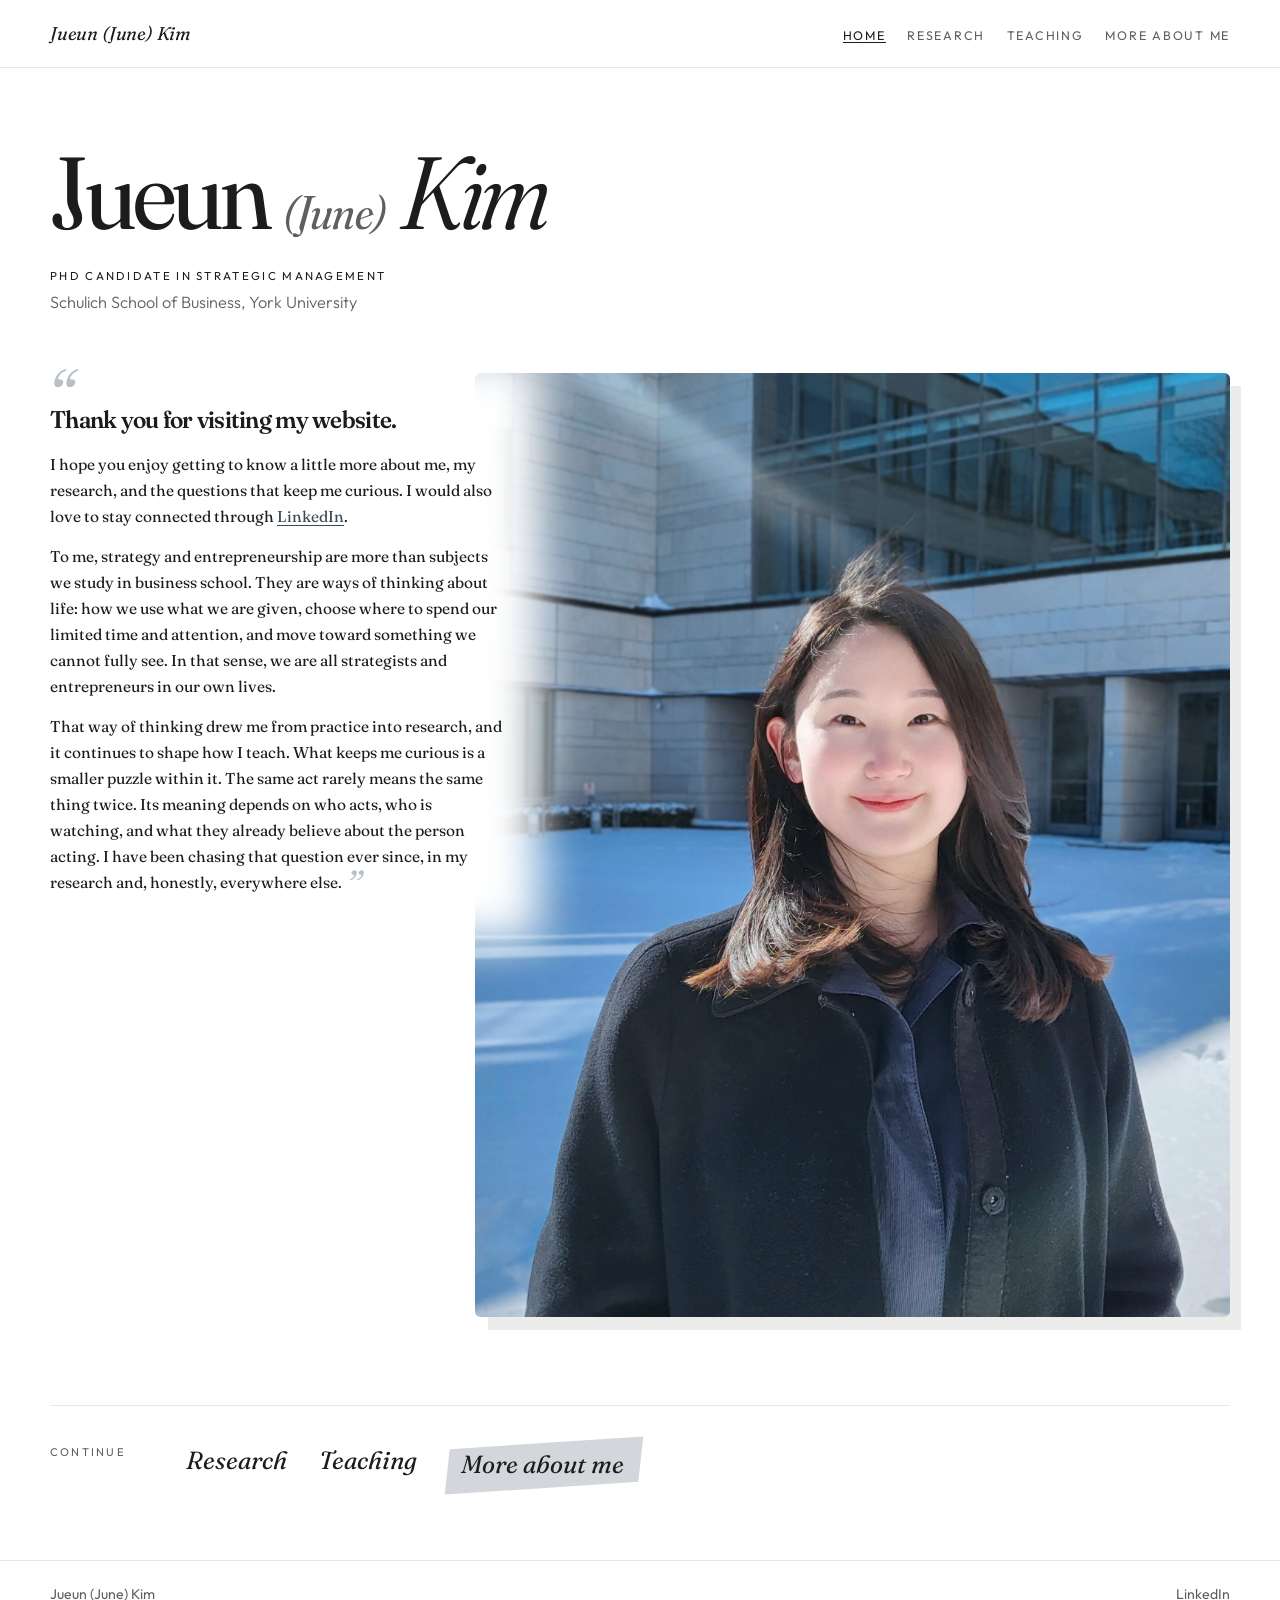
<file: index.html>
<!DOCTYPE html>
<html lang="en">
<head>
  <meta charset="utf-8">
  <meta name="viewport" content="width=device-width, initial-scale=1">
  <title>Jueun (June) Kim | PhD Candidate in Strategic Management</title>
  <meta name="description" content="Jueun (June) Kim is a PhD Candidate in Strategic Management at the Schulich School of Business, York University.">
  <meta name="theme-color" content="#ffffff">
  <link rel="icon" href="favicon.svg" type="image/svg+xml">
  <link rel="preconnect" href="https://fonts.googleapis.com">
  <link rel="preconnect" href="https://fonts.gstatic.com" crossorigin>
  <link href="https://fonts.googleapis.com/css2?family=Fraunces:ital,opsz,wght@0,9..144,350;0,9..144,400;0,9..144,500;0,9..144,600;1,9..144,350;1,9..144,400&family=Outfit:wght@300;400;500&display=swap" rel="stylesheet">
  <link rel="stylesheet" href="css/styles.css">
</head>
<body>
  <a class="skip-link" href="#content">Skip to content</a>

  <header class="site-header">
    <div class="wrap">
      <a class="wordmark" href="index.html">Jueun (June) Kim</a>
      <nav class="site-nav" aria-label="Primary">
        <ul>
          <li><a href="index.html" aria-current="page">Home</a></li>
          <li><a href="research.html">Research</a></li>
          <li><a href="teaching.html">Teaching</a></li>
          <li><a href="about.html">More about me</a></li>
        </ul>
      </nav>
    </div>
  </header>

  <main id="content">
    <div class="wrap">
      <section class="masthead">
        <h1>Jueun <span class="nickname">(June)</span> <span class="family">Kim</span></h1>
        <p class="role">PhD Candidate in Strategic Management</p>
        <p class="affiliation">Schulich School of Business, York University</p>
      </section>

      <section class="editorial" aria-label="Introduction">
        <blockquote class="intro">
          <p class="greeting"><span class="qmark" aria-hidden="true">&ldquo;</span>Thank you for visiting my website.</p>
          <div class="intro-body">
            <p>I hope you enjoy getting to know a little more about me, my research, and the questions that keep me curious. I would also love to stay connected through <a href="https://www.linkedin.com/in/jueun-k-42687a10b">LinkedIn</a>.</p>
            <p>To me, strategy and entrepreneurship are more than subjects we study in business school. They are ways of thinking about life: how we use what we are given, choose where to spend our limited time and attention, and move toward something we cannot fully see. In that sense, we are all strategists and entrepreneurs in our own lives.</p>
            <p>That way of thinking drew me from practice into research, and it continues to shape how I teach. What keeps me curious is a smaller puzzle within it. The same act rarely means the same thing twice. Its meaning depends on who acts, who is watching, and what they already believe about the person acting. I have been chasing that question ever since, in my research and, honestly, everywhere else.<span class="qmark-end" aria-hidden="true">&rdquo;</span></p>
          </div>
        </blockquote>

        <figure class="portrait">
          <div class="portrait-mat" aria-hidden="true"></div>
          <img
            src="images/portrait.jpg"
            alt="Jueun (June) Kim"
            width="2560"
            height="2560"
          >
        </figure>
      </section>

      <nav class="continue" aria-label="Explore the site">
        <p class="continue-label">Continue</p>
        <ul>
          <li><a href="research.html">Research</a></li>
          <li><a href="teaching.html">Teaching</a></li>
          <li class="continue-featured"><a href="about.html">More about me</a></li>
        </ul>
      </nav>
    </div>
  </main>

  <footer class="site-footer">
    <div class="wrap">
      <p>Jueun (June) Kim</p>
      <p><a href="https://www.linkedin.com/in/jueun-k-42687a10b">LinkedIn</a></p>
    </div>
  </footer>
</body>
</html>
</file>
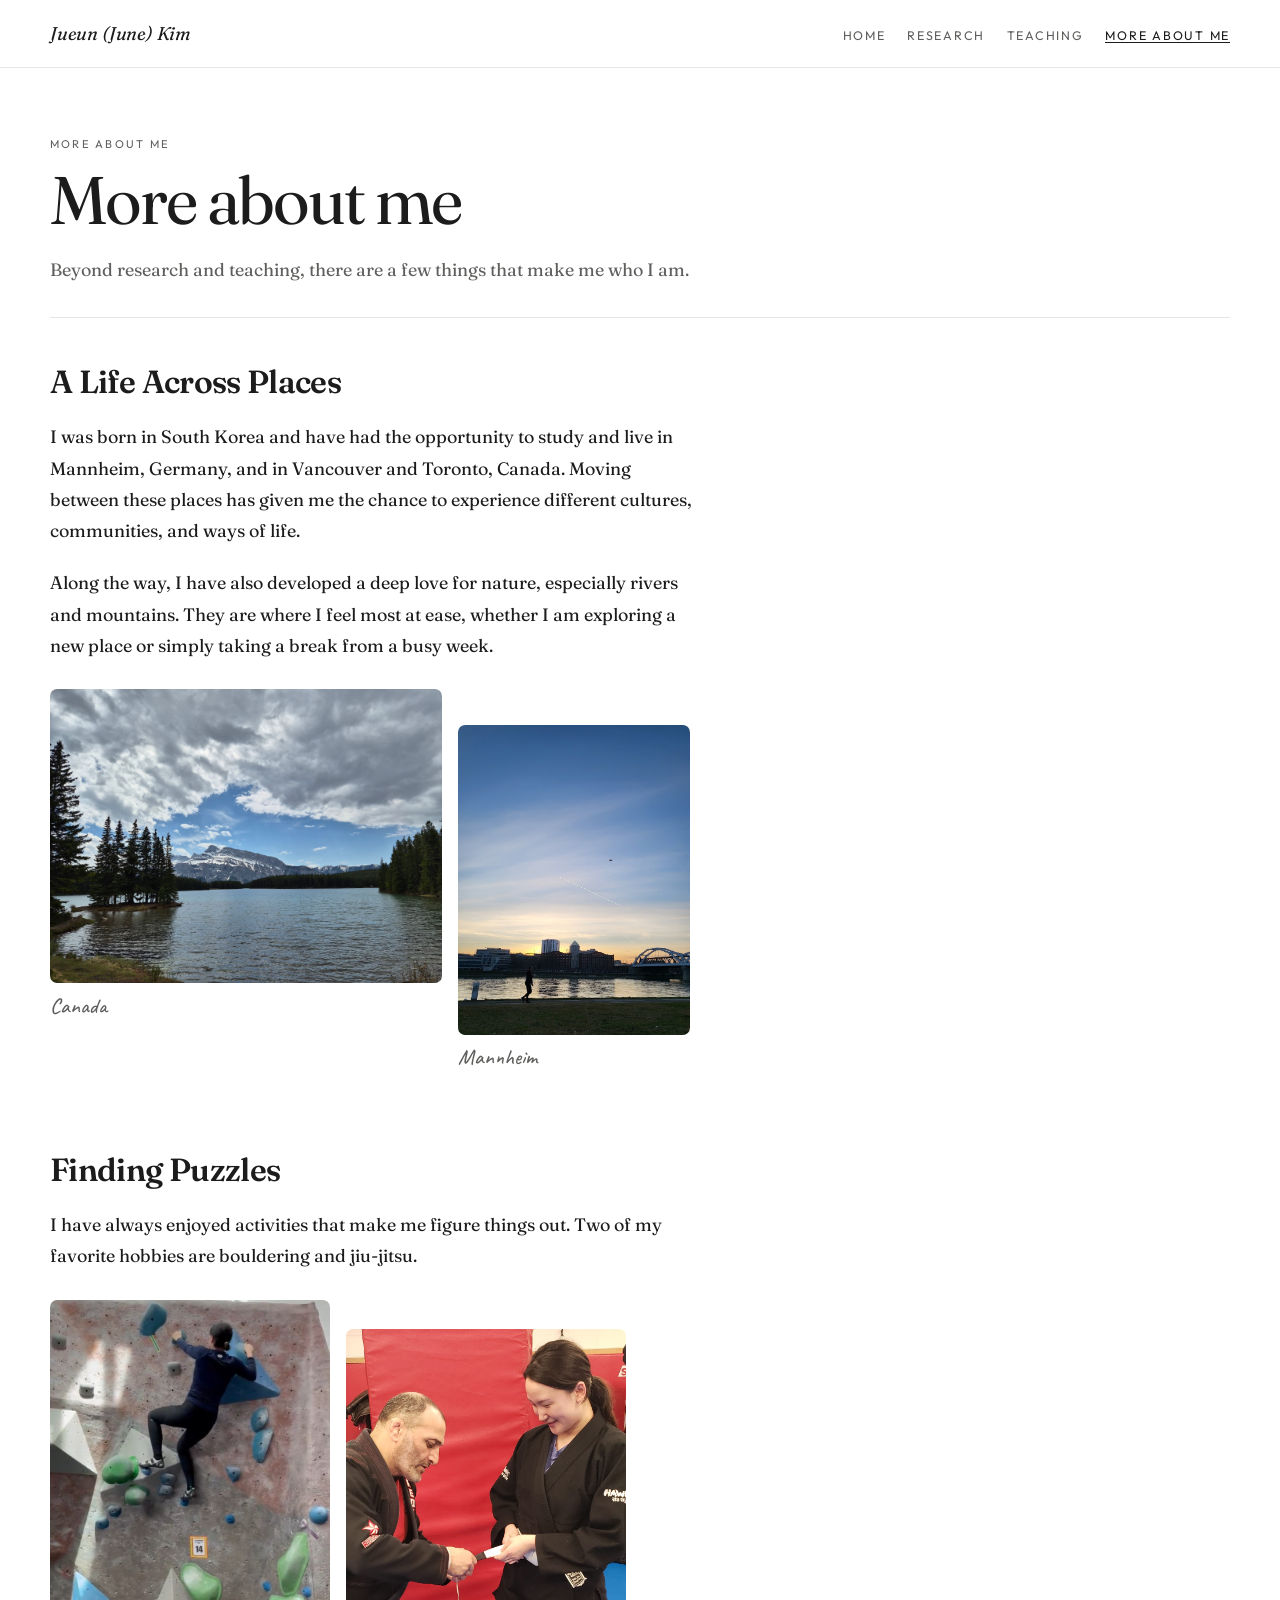
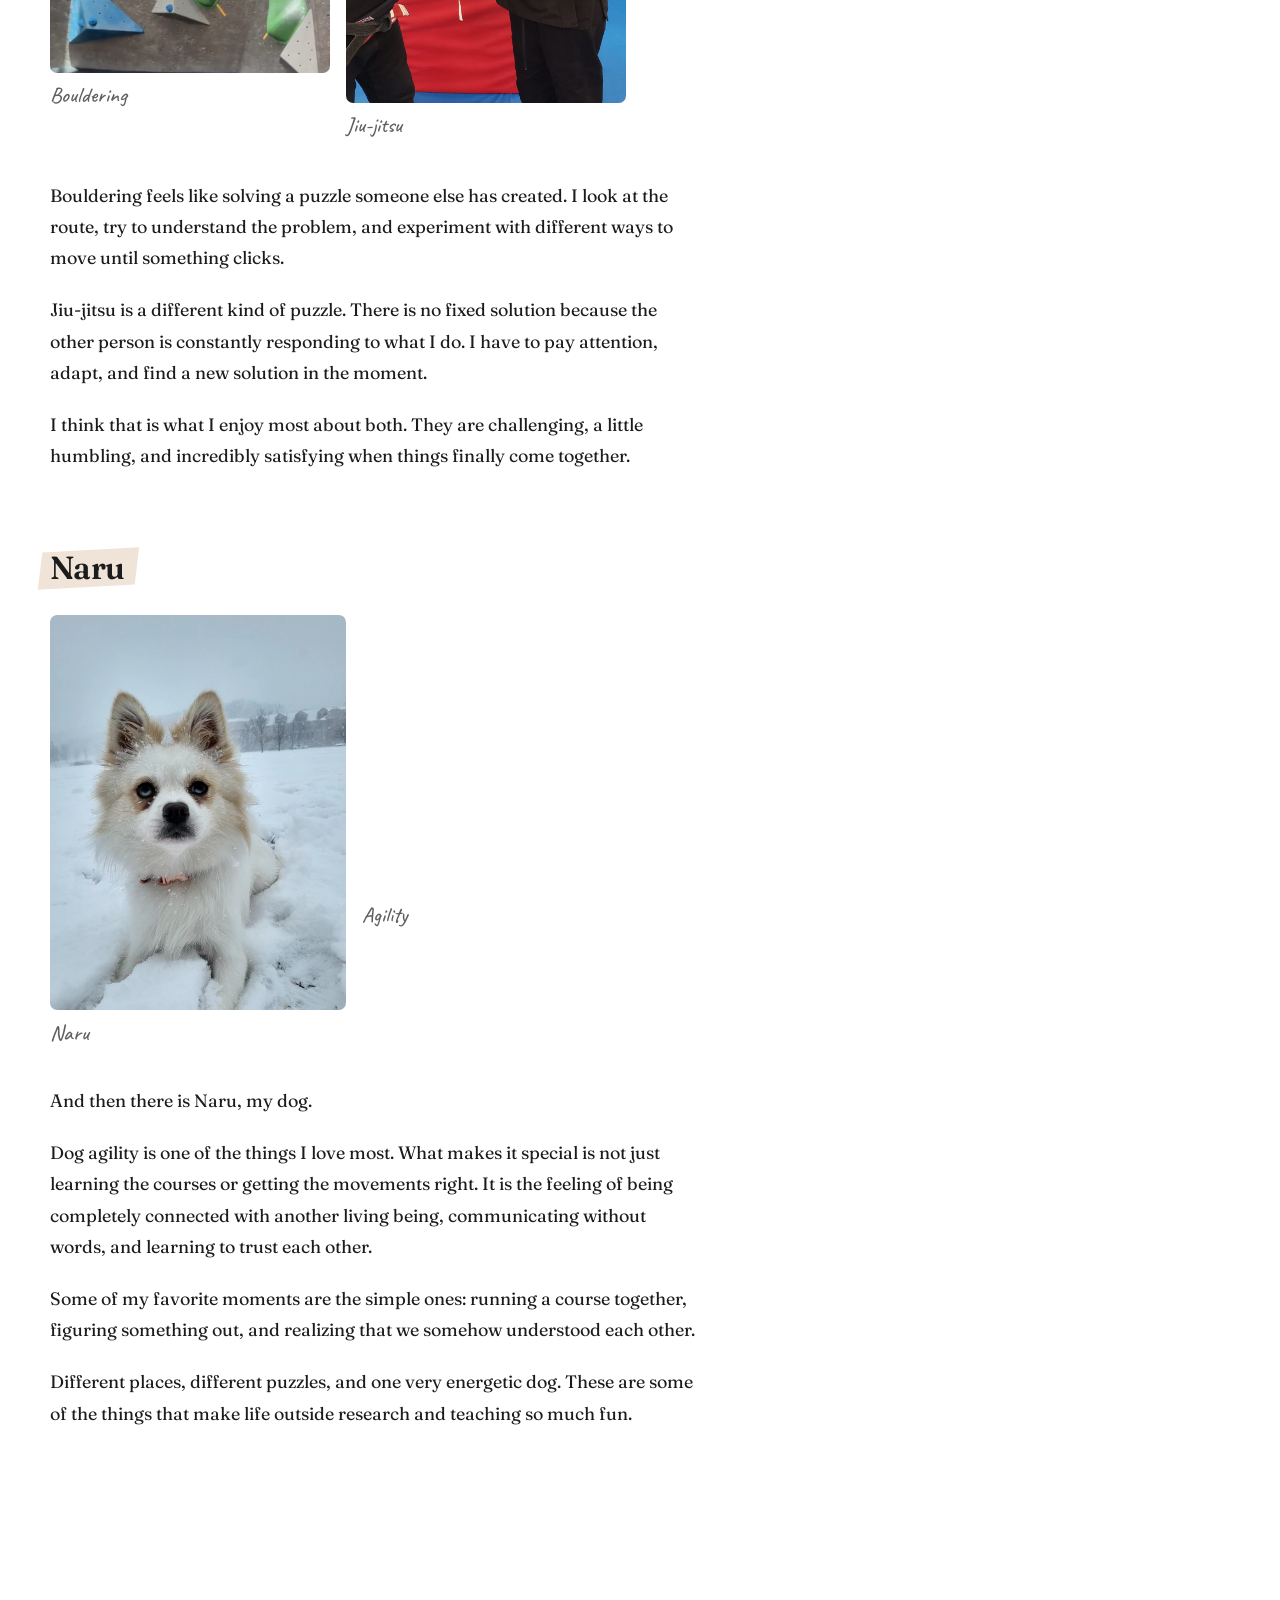
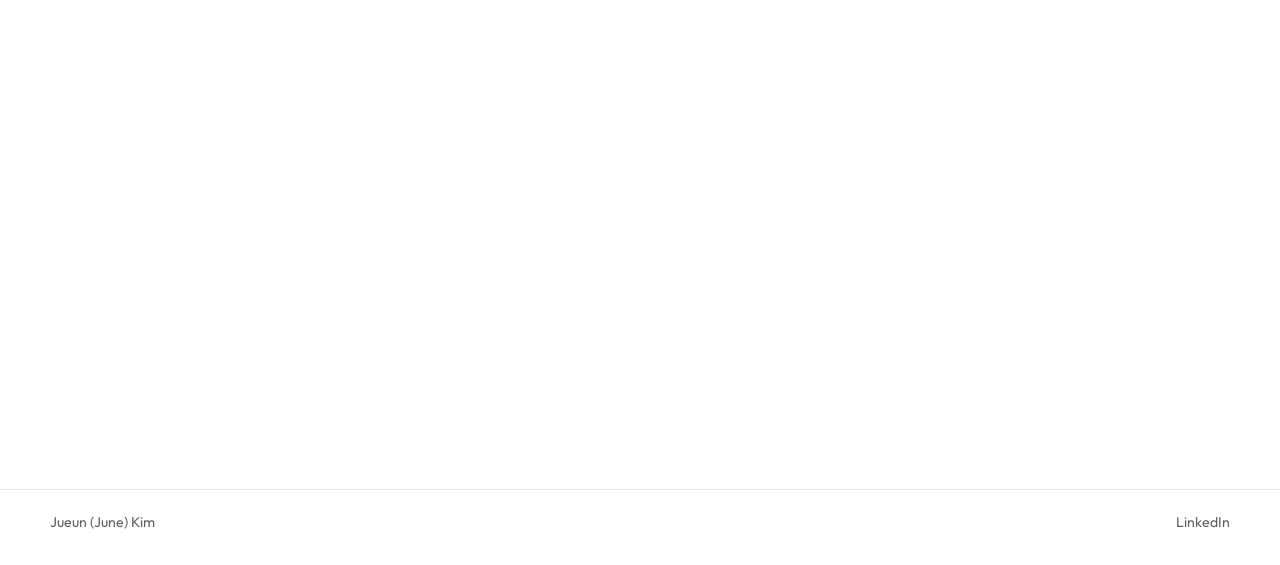
<file: about.html>
<!DOCTYPE html>
<html lang="en">
<head>
  <meta charset="utf-8">
  <meta name="viewport" content="width=device-width, initial-scale=1">
  <title>More about me | Jueun (June) Kim</title>
  <meta name="description" content="More about Jueun (June) Kim, beyond research and teaching.">
  <meta name="theme-color" content="#ffffff">
  <link rel="icon" href="favicon.svg" type="image/svg+xml">
  <link rel="preconnect" href="https://fonts.googleapis.com">
  <link rel="preconnect" href="https://fonts.gstatic.com" crossorigin>
  <link href="https://fonts.googleapis.com/css2?family=Caveat:wght@500;600&family=Fraunces:ital,opsz,wght@0,9..144,350;0,9..144,400;0,9..144,500;0,9..144,600;1,9..144,350;1,9..144,400&family=Outfit:wght@300;400;500&display=swap" rel="stylesheet">
  <link rel="stylesheet" href="css/styles.css">
</head>
<body class="about-page">
  <a class="skip-link" href="#content">Skip to content</a>

  <header class="site-header">
    <div class="wrap">
      <a class="wordmark" href="index.html">Jueun (June) Kim</a>
      <nav class="site-nav" aria-label="Primary">
        <ul>
          <li><a href="index.html">Home</a></li>
          <li><a href="research.html">Research</a></li>
          <li><a href="teaching.html">Teaching</a></li>
          <li><a href="about.html" aria-current="page">More about me</a></li>
        </ul>
      </nav>
    </div>
  </header>

  <main id="content">
    <div class="wrap">
      <header class="page-hero">
        <p class="eyebrow">More about me</p>
        <h1>More about me</h1>
        <p class="page-note">Beyond research and teaching, there are a few things that make me who I am.</p>
      </header>

      <article class="life">
        <section class="life-block" id="places">
          <h2>A Life Across Places</h2>
          <div class="places-spread">
            <div class="life-copy">
              <p>I was born in South Korea and have had the opportunity to study and live in Mannheim, Germany, and in Vancouver and Toronto, Canada. Moving between these places has given me the chance to experience different cultures, communities, and ways of life.</p>
              <p>Along the way, I have also developed a deep love for nature, especially rivers and mountains. They are where I feel most at ease, whether I am exploring a new place or simply taking a break from a busy week.</p>
            </div>
            <div class="places-photos">
              <figure class="life-photo places-canada">
                <img
                  src="images/Canada.jpeg"
                  alt="A mountain lake in Canada, with a hammock strung between trees."
                  width="1800"
                  height="1350"
                >
                <figcaption>Canada</figcaption>
              </figure>
              <figure class="life-photo places-photo">
                <img
                  src="images/mannheim-river.jpg"
                  alt="An evening walk along the river in Mannheim."
                  width="754"
                  height="1005"
                >
                <figcaption>Mannheim</figcaption>
              </figure>
            </div>
          </div>
        </section>

        <section class="life-block" id="puzzles">
          <h2>Finding Puzzles</h2>
          <p>I have always enjoyed activities that make me figure things out. Two of my favorite hobbies are bouldering and jiu-jitsu.</p>

          <div class="puzzle-photos">
            <figure class="life-photo photo-boulder">
              <img
                src="images/Bouldering.jpeg"
                alt="Bouldering on an indoor wall."
                width="720"
                height="1280"
              >
              <figcaption>Bouldering</figcaption>
            </figure>
            <figure class="life-photo photo-jj">
              <img
                src="images/jitjitsu.jpeg"
                alt="Receiving a stripe in jiu-jitsu."
                width="980"
                height="2016"
              >
              <figcaption>Jiu-jitsu</figcaption>
            </figure>
          </div>

          <p>Bouldering feels like solving a puzzle someone else has created. I look at the route, try to understand the problem, and experiment with different ways to move until something clicks.</p>
          <p>Jiu-jitsu is a different kind of puzzle. There is no fixed solution because the other person is constantly responding to what I do. I have to pay attention, adapt, and find a new solution in the moment.</p>
          <p>I think that is what I enjoy most about both. They are challenging, a little humbling, and incredibly satisfying when things finally come together.</p>
        </section>

        <section class="life-block life-naru" id="naru">
          <h2>Naru</h2>
          <div class="naru-stage">
            <figure class="life-photo naru-portrait">
              <img
                src="images/Naru.jpeg"
                alt="Naru, a white dog with bright blue eyes, lying in the snow."
                width="1080"
                height="1920"
              >
              <figcaption>Naru</figcaption>
            </figure>
            <figure class="life-photo naru-move">
              <video
                class="life-clip"
                src="images/agility-web.mp4"
                autoplay
                muted
                loop
                playsinline
                webkit-playsinline
                preload="auto"
                aria-label="Naru running an agility course."
              ></video>
              <figcaption>Agility</figcaption>
            </figure>
          </div>

          <p>And then there is Naru, my dog.</p>
          <p>Dog agility is one of the things I love most. What makes it special is not just learning the courses or getting the movements right. It is the feeling of being completely connected with another living being, communicating without words, and learning to trust each other.</p>
          <p>Some of my favorite moments are the simple ones: running a course together, figuring something out, and realizing that we somehow understood each other.</p>
          <p>Different places, different puzzles, and one very energetic dog. These are some of the things that make life outside research and teaching so much fun.</p>

          <figure class="life-photo naru-spring">
            <video
              class="life-clip"
              src="images/Naru-spring-web.mp4"
              autoplay
              muted
              loop
              playsinline
              webkit-playsinline
              preload="auto"
              aria-label="Naru outdoors in spring."
            ></video>
          </figure>
        </section>
      </article>
    </div>
  </main>

  <footer class="site-footer">
    <div class="wrap">
      <p>Jueun (June) Kim</p>
      <p><a href="https://www.linkedin.com/in/jueun-k-42687a10b">LinkedIn</a></p>
    </div>
  </footer>

  <script>
    document.querySelectorAll(".life-clip").forEach(function (video) {
      video.muted = true;
      video.defaultMuted = true;
      video.playsInline = true;
      video.setAttribute("muted", "");
      var tryPlay = function () {
        var playPromise = video.play();
        if (playPromise && playPromise.catch) {
          playPromise.catch(function () {
            video.controls = true;
          });
        }
      };
      if (video.readyState >= 2) {
        tryPlay();
      } else {
        video.addEventListener("canplay", tryPlay);
        video.addEventListener("loadeddata", tryPlay);
      }
    });
  </script>
</body>
</html>
</file>
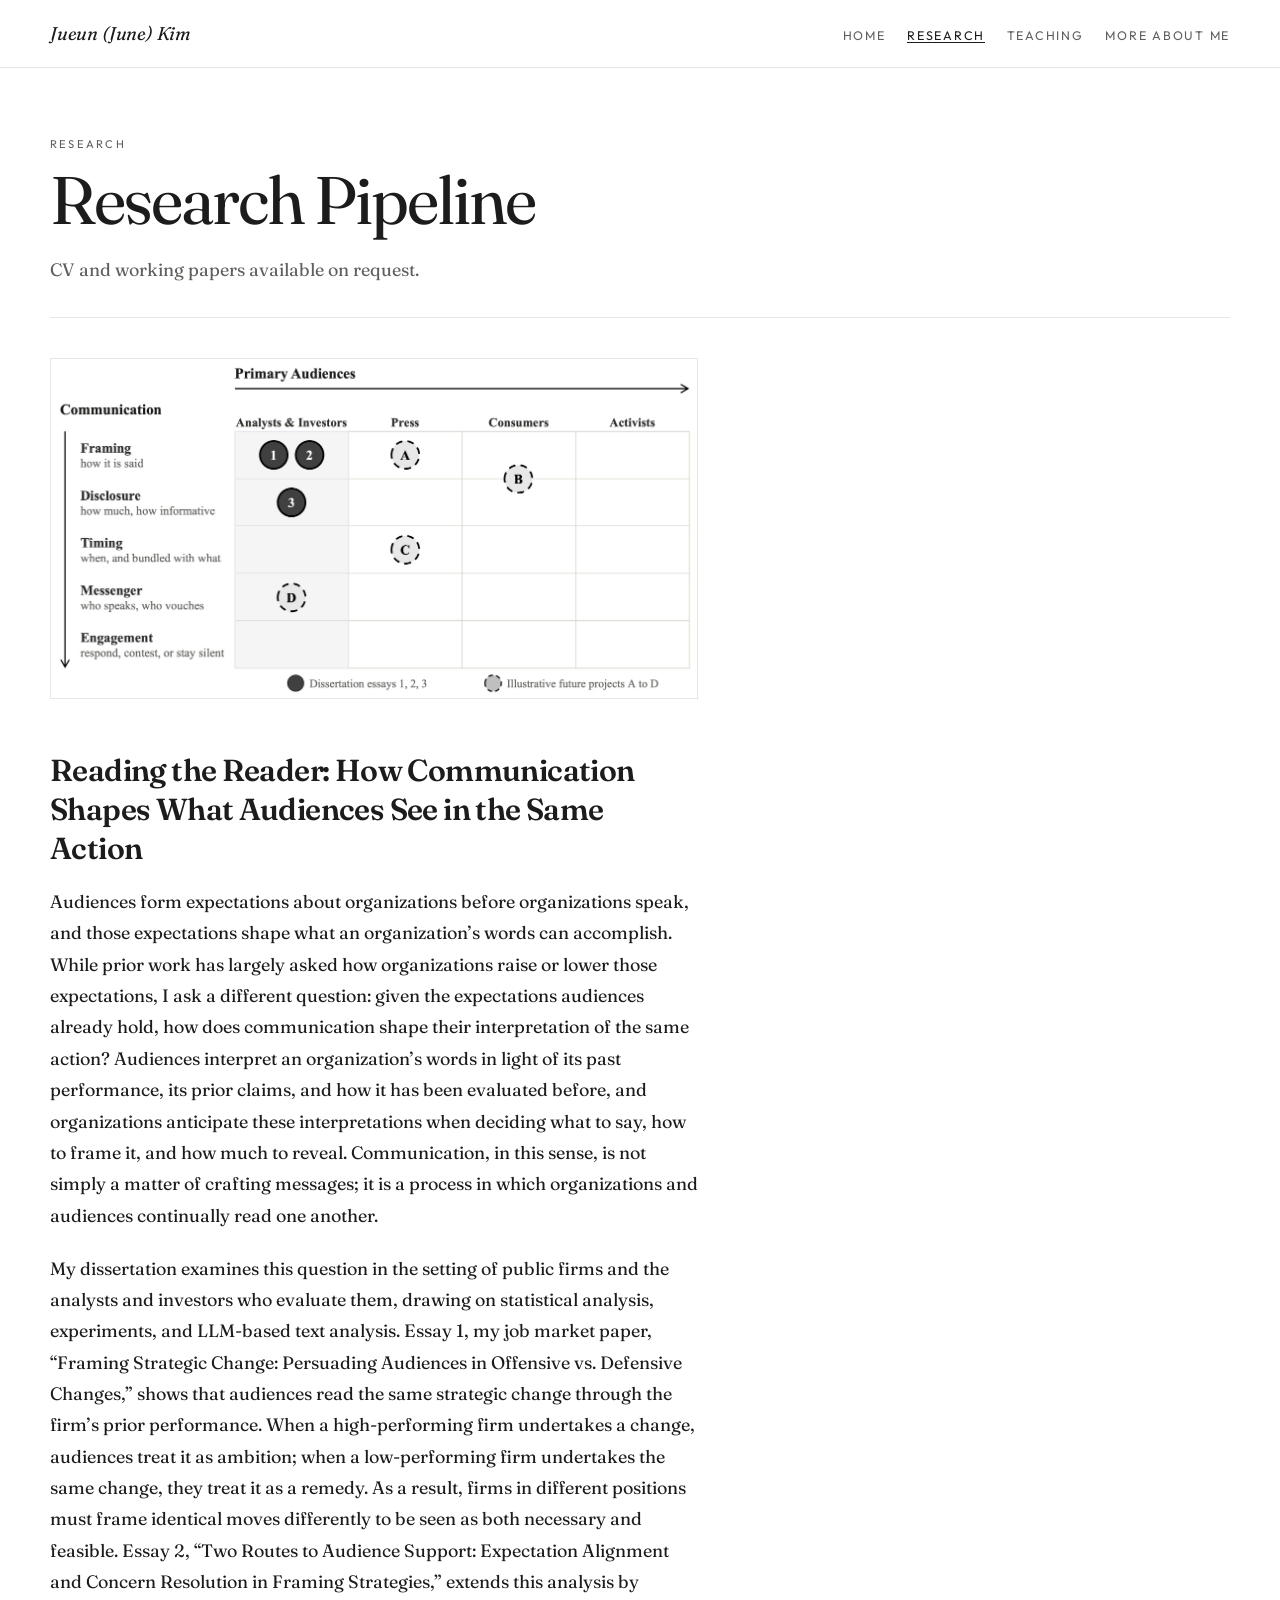
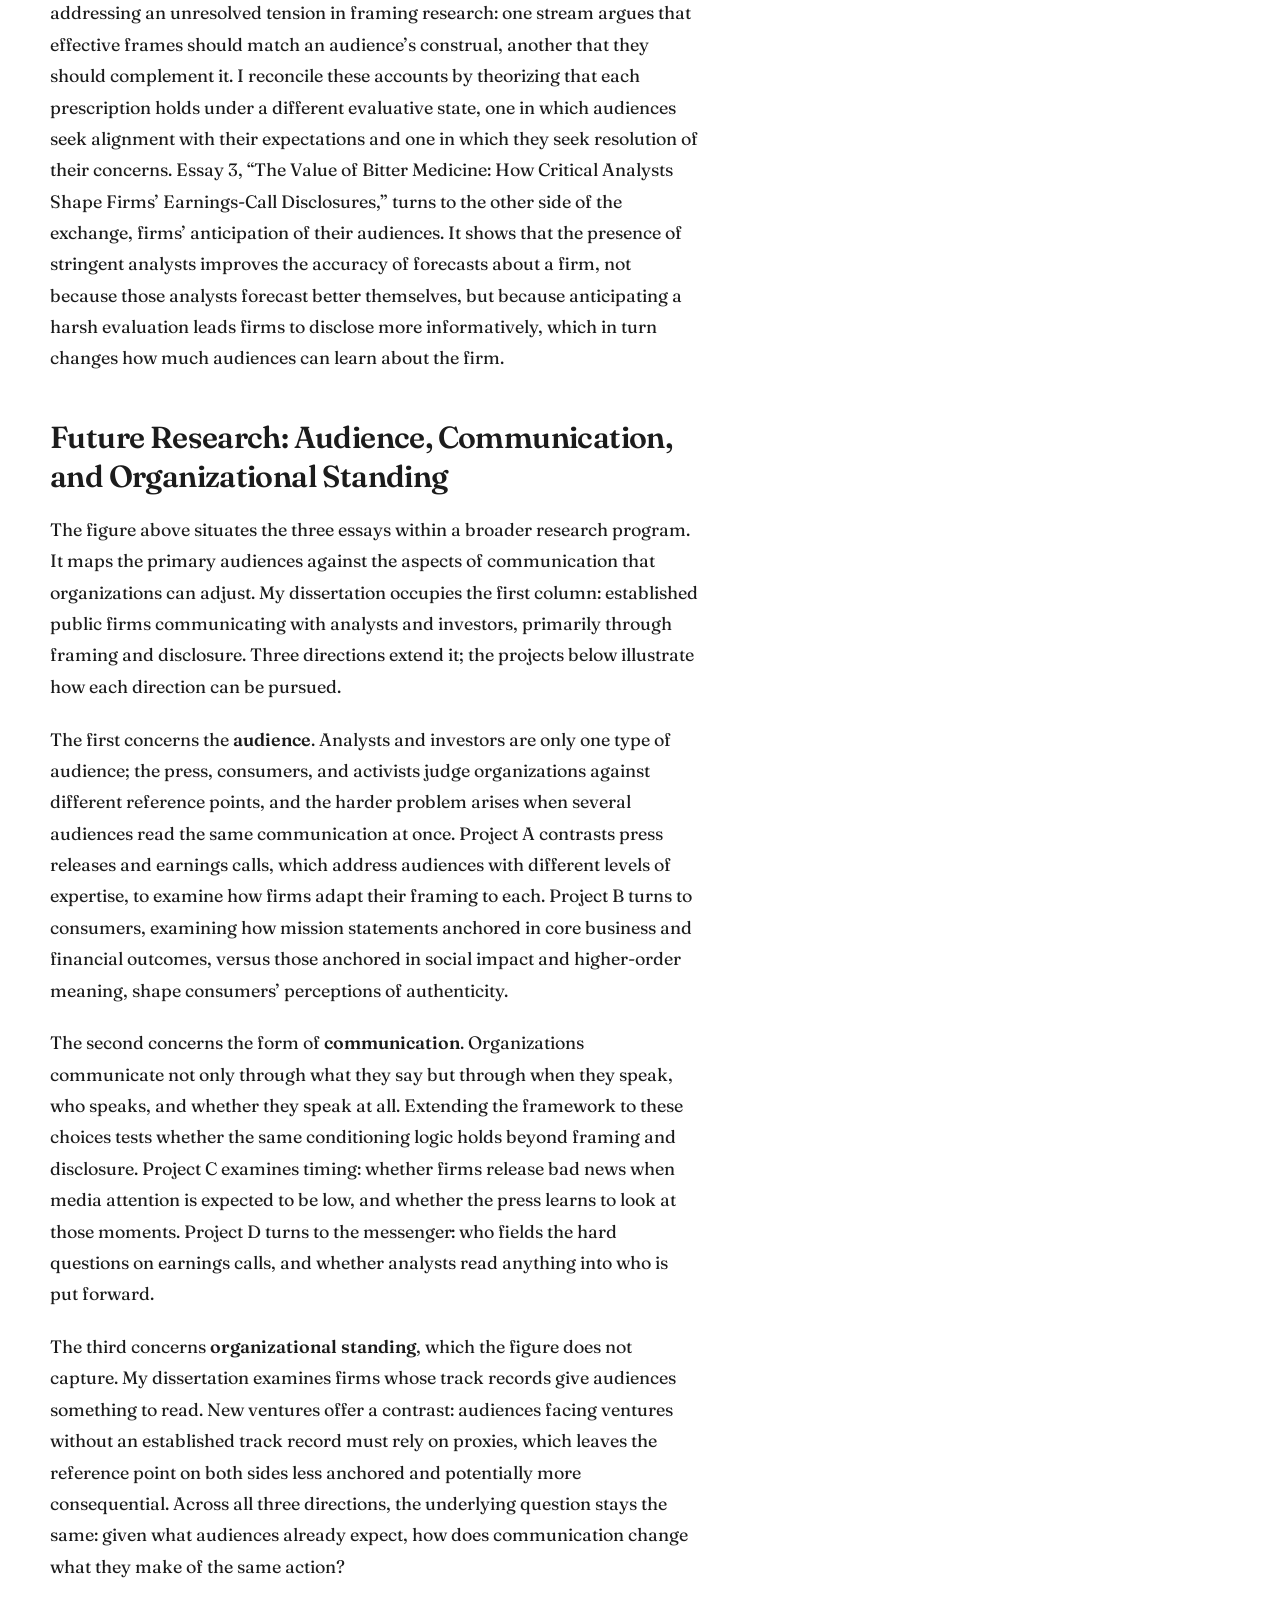
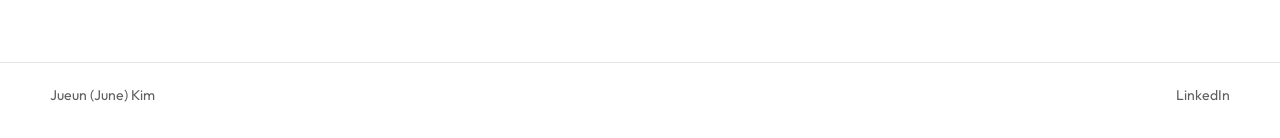
<file: research.html>
<!DOCTYPE html>
<html lang="en">
<head>
  <meta charset="utf-8">
  <meta name="viewport" content="width=device-width, initial-scale=1">
  <title>Research | Jueun (June) Kim</title>
  <meta name="description" content="Research by Jueun (June) Kim, PhD Candidate in Strategic Management at the Schulich School of Business, York University.">
  <meta name="theme-color" content="#ffffff">
  <link rel="icon" href="favicon.svg" type="image/svg+xml">
  <link rel="preconnect" href="https://fonts.googleapis.com">
  <link rel="preconnect" href="https://fonts.gstatic.com" crossorigin>
  <link href="https://fonts.googleapis.com/css2?family=Fraunces:ital,opsz,wght@0,9..144,350;0,9..144,400;0,9..144,500;0,9..144,600;1,9..144,350;1,9..144,400&family=Outfit:wght@300;400;500&display=swap" rel="stylesheet">
  <link rel="stylesheet" href="css/styles.css">
</head>
<body>
  <a class="skip-link" href="#content">Skip to content</a>

  <header class="site-header">
    <div class="wrap">
      <a class="wordmark" href="index.html">Jueun (June) Kim</a>
      <nav class="site-nav" aria-label="Primary">
        <ul>
          <li><a href="index.html">Home</a></li>
          <li><a href="research.html" aria-current="page">Research</a></li>
          <li><a href="teaching.html">Teaching</a></li>
          <li><a href="about.html">More about me</a></li>
        </ul>
      </nav>
    </div>
  </header>

  <main id="content">
    <div class="wrap">
      <header class="page-hero">
        <p class="eyebrow">Research</p>
        <h1>Research Pipeline</h1>
        <p class="page-note">CV and working papers available on request.</p>
      </header>

      <figure class="research-figure">
        <img
          src="images/research-plan.jpg"
          alt="A research-program map with communication choices (framing, disclosure, timing, messenger, engagement) along the side and primary audiences (analysts and investors, press, consumers, activists) along the top. Dissertation essays 1, 2, and 3 sit in the analysts-and-investors column. Illustrative future projects A through D extend the program to other audiences and communication choices."
          width="2612"
          height="1370"
        >
      </figure>

      <article class="statement">
        <h2>Reading the Reader: How Communication Shapes What Audiences See in the Same Action</h2>

        <p>Audiences form expectations about organizations before organizations speak, and those expectations shape what an organization&rsquo;s words can accomplish. While prior work has largely asked how organizations raise or lower those expectations, I ask a different question: given the expectations audiences already hold, how does communication shape their interpretation of the same action? Audiences interpret an organization&rsquo;s words in light of its past performance, its prior claims, and how it has been evaluated before, and organizations anticipate these interpretations when deciding what to say, how to frame it, and how much to reveal. Communication, in this sense, is not simply a matter of crafting messages; it is a process in which organizations and audiences continually read one another.</p>

        <p>My dissertation examines this question in the setting of public firms and the analysts and investors who evaluate them, drawing on statistical analysis, experiments, and LLM-based text analysis. Essay 1, my job market paper, &ldquo;Framing Strategic Change: Persuading Audiences in Offensive vs. Defensive Changes,&rdquo; shows that audiences read the same strategic change through the firm&rsquo;s prior performance. When a high-performing firm undertakes a change, audiences treat it as ambition; when a low-performing firm undertakes the same change, they treat it as a remedy. As a result, firms in different positions must frame identical moves differently to be seen as both necessary and feasible. Essay 2, &ldquo;Two Routes to Audience Support: Expectation Alignment and Concern Resolution in Framing Strategies,&rdquo; extends this analysis by addressing an unresolved tension in framing research: one stream argues that effective frames should match an audience&rsquo;s construal, another that they should complement it. I reconcile these accounts by theorizing that each prescription holds under a different evaluative state, one in which audiences seek alignment with their expectations and one in which they seek resolution of their concerns. Essay 3, &ldquo;The Value of Bitter Medicine: How Critical Analysts Shape Firms&rsquo; Earnings-Call Disclosures,&rdquo; turns to the other side of the exchange, firms&rsquo; anticipation of their audiences. It shows that the presence of stringent analysts improves the accuracy of forecasts about a firm, not because those analysts forecast better themselves, but because anticipating a harsh evaluation leads firms to disclose more informatively, which in turn changes how much audiences can learn about the firm.</p>

        <h2>Future Research: Audience, Communication, and Organizational Standing</h2>

        <p>The figure above situates the three essays within a broader research program. It maps the primary audiences against the aspects of communication that organizations can adjust. My dissertation occupies the first column: established public firms communicating with analysts and investors, primarily through framing and disclosure. Three directions extend it; the projects below illustrate how each direction can be pursued.</p>

        <p>The first concerns the <strong>audience</strong>. Analysts and investors are only one type of audience; the press, consumers, and activists judge organizations against different reference points, and the harder problem arises when several audiences read the same communication at once. Project A contrasts press releases and earnings calls, which address audiences with different levels of expertise, to examine how firms adapt their framing to each. Project B turns to consumers, examining how mission statements anchored in core business and financial outcomes, versus those anchored in social impact and higher-order meaning, shape consumers&rsquo; perceptions of authenticity.</p>

        <p>The second concerns the form of <strong>communication</strong>. Organizations communicate not only through what they say but through when they speak, who speaks, and whether they speak at all. Extending the framework to these choices tests whether the same conditioning logic holds beyond framing and disclosure. Project C examines timing: whether firms release bad news when media attention is expected to be low, and whether the press learns to look at those moments. Project D turns to the messenger: who fields the hard questions on earnings calls, and whether analysts read anything into who is put forward.</p>

        <p>The third concerns <strong>organizational standing</strong>, which the figure does not capture. My dissertation examines firms whose track records give audiences something to read. New ventures offer a contrast: audiences facing ventures without an established track record must rely on proxies, which leaves the reference point on both sides less anchored and potentially more consequential. Across all three directions, the underlying question stays the same: given what audiences already expect, how does communication change what they make of the same action?</p>
      </article>
    </div>
  </main>

  <footer class="site-footer">
    <div class="wrap">
      <p>Jueun (June) Kim</p>
      <p><a href="https://www.linkedin.com/in/jueun-k-42687a10b">LinkedIn</a></p>
    </div>
  </footer>
</body>
</html>
</file>
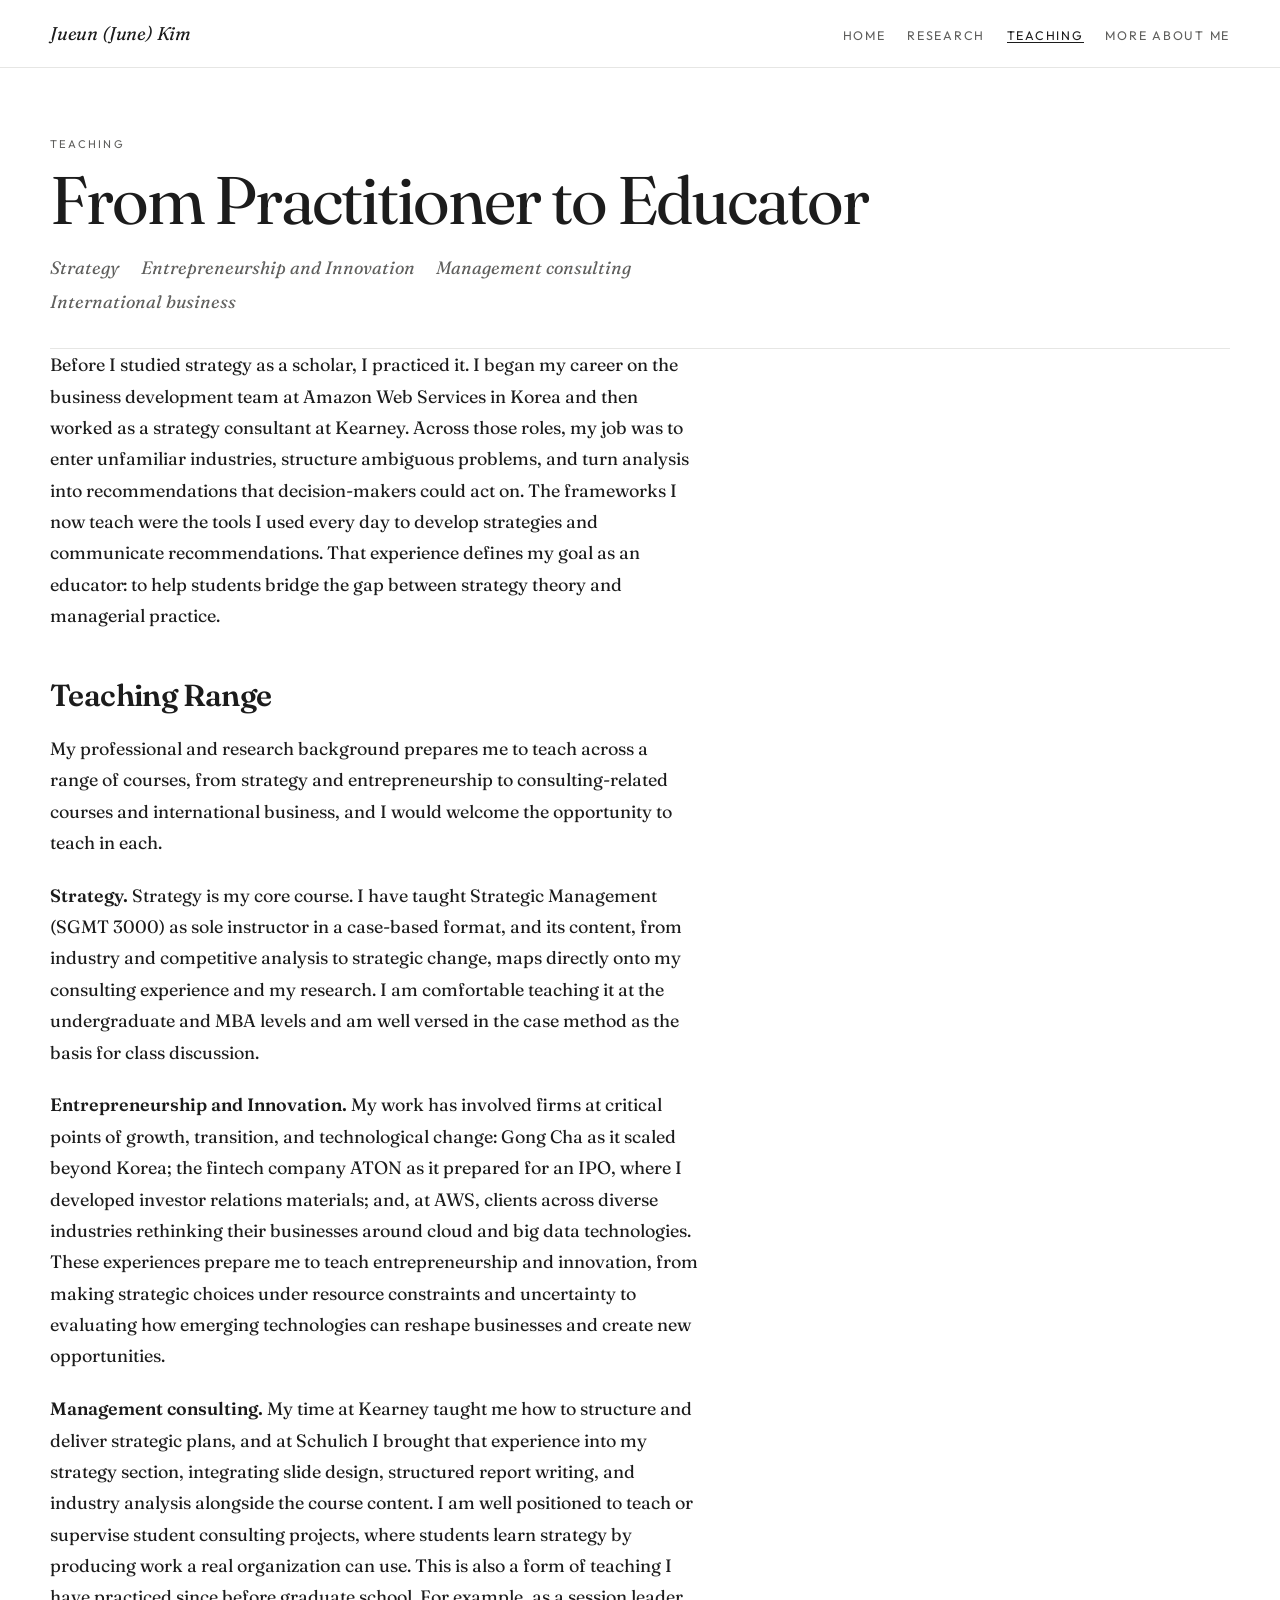
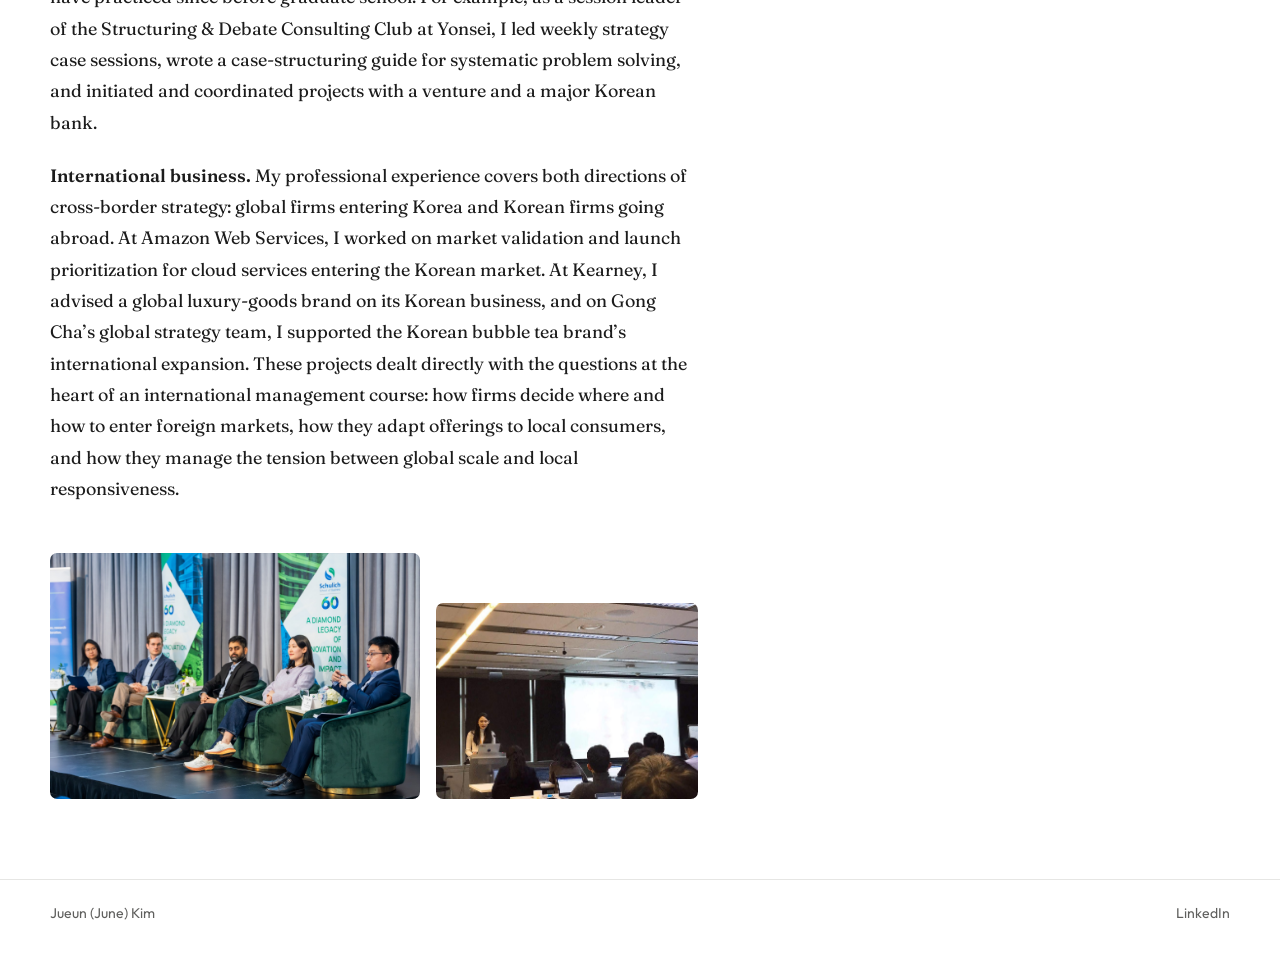
<file: teaching.html>
<!DOCTYPE html>
<html lang="en">
<head>
  <meta charset="utf-8">
  <meta name="viewport" content="width=device-width, initial-scale=1">
  <title>Teaching | Jueun (June) Kim</title>
  <meta name="description" content="Teaching by Jueun (June) Kim, PhD Candidate in Strategic Management at the Schulich School of Business, York University.">
  <meta name="theme-color" content="#ffffff">
  <link rel="icon" href="favicon.svg" type="image/svg+xml">
  <link rel="preconnect" href="https://fonts.googleapis.com">
  <link rel="preconnect" href="https://fonts.gstatic.com" crossorigin>
  <link href="https://fonts.googleapis.com/css2?family=Fraunces:ital,opsz,wght@0,9..144,350;0,9..144,400;0,9..144,500;0,9..144,600;1,9..144,350;1,9..144,400&family=Outfit:wght@300;400;500&display=swap" rel="stylesheet">
  <link rel="stylesheet" href="css/styles.css">
</head>
<body>
  <a class="skip-link" href="#content">Skip to content</a>

  <header class="site-header">
    <div class="wrap">
      <a class="wordmark" href="index.html">Jueun (June) Kim</a>
      <nav class="site-nav" aria-label="Primary">
        <ul>
          <li><a href="index.html">Home</a></li>
          <li><a href="research.html">Research</a></li>
          <li><a href="teaching.html" aria-current="page">Teaching</a></li>
          <li><a href="about.html">More about me</a></li>
        </ul>
      </nav>
    </div>
  </header>

  <main id="content">
    <div class="wrap">
      <header class="page-hero">
        <p class="eyebrow">Teaching</p>
        <h1>From Practitioner to Educator</h1>
        <nav class="page-jump" aria-label="Teaching topics">
          <a href="#strategy">Strategy</a>
          <a href="#entrepreneurship-and-innovation">Entrepreneurship and Innovation</a>
          <a href="#management-consulting">Management consulting</a>
          <a href="#international-business">International business</a>
        </nav>
      </header>

      <article class="statement">
        <p>Before I studied strategy as a scholar, I practiced it. I began my career on the business development team at Amazon Web Services in Korea and then worked as a strategy consultant at Kearney. Across those roles, my job was to enter unfamiliar industries, structure ambiguous problems, and turn analysis into recommendations that decision-makers could act on. The frameworks I now teach were the tools I used every day to develop strategies and communicate recommendations. That experience defines my goal as an educator: to help students bridge the gap between strategy theory and managerial practice.</p>

        <h2>Teaching Range</h2>

        <p>My professional and research background prepares me to teach across a range of courses, from strategy and entrepreneurship to consulting-related courses and international business, and I would welcome the opportunity to teach in each.</p>

        <p id="strategy" class="topic"><strong>Strategy.</strong> Strategy is my core course. I have taught Strategic Management (SGMT 3000) as sole instructor in a case-based format, and its content, from industry and competitive analysis to strategic change, maps directly onto my consulting experience and my research. I am comfortable teaching it at the undergraduate and MBA levels and am well versed in the case method as the basis for class discussion.</p>

        <p id="entrepreneurship-and-innovation" class="topic"><strong>Entrepreneurship and Innovation.</strong> My work has involved firms at critical points of growth, transition, and technological change: Gong Cha as it scaled beyond Korea; the fintech company ATON as it prepared for an IPO, where I developed investor relations materials; and, at AWS, clients across diverse industries rethinking their businesses around cloud and big data technologies. These experiences prepare me to teach entrepreneurship and innovation, from making strategic choices under resource constraints and uncertainty to evaluating how emerging technologies can reshape businesses and create new opportunities.</p>

        <p id="management-consulting" class="topic"><strong>Management consulting.</strong> My time at Kearney taught me how to structure and deliver strategic plans, and at Schulich I brought that experience into my strategy section, integrating slide design, structured report writing, and industry analysis alongside the course content. I am well positioned to teach or supervise student consulting projects, where students learn strategy by producing work a real organization can use. This is also a form of teaching I have practiced since before graduate school. For example, as a session leader of the Structuring &amp; Debate Consulting Club at Yonsei, I led weekly strategy case sessions, wrote a case-structuring guide for systematic problem solving, and initiated and coordinated projects with a venture and a major Korean bank.</p>

        <p id="international-business" class="topic"><strong>International business.</strong> My professional experience covers both directions of cross-border strategy: global firms entering Korea and Korean firms going abroad. At Amazon Web Services, I worked on market validation and launch prioritization for cloud services entering the Korean market. At Kearney, I advised a global luxury-goods brand on its Korean business, and on Gong Cha&rsquo;s global strategy team, I supported the Korean bubble tea brand&rsquo;s international expansion. These projects dealt directly with the questions at the heart of an international management course: how firms decide where and how to enter foreign markets, how they adapt offerings to local consumers, and how they manage the tension between global scale and local responsiveness.</p>

        <div class="photo-pair">
          <figure class="photo-pair-wide">
            <img
              src="images/panel.jpg"
              alt="A panel discussion at the Schulich School of Business."
              width="1800"
              height="1200"
            >
          </figure>
          <figure class="photo-pair-inset">
            <img
              src="images/aws-presentation.JPG"
              alt="Jueun Kim presenting in a professional session."
              width="1074"
              height="804"
            >
          </figure>
        </div>
      </article>
    </div>
  </main>

  <footer class="site-footer">
    <div class="wrap">
      <p>Jueun (June) Kim</p>
      <p><a href="https://www.linkedin.com/in/jueun-k-42687a10b">LinkedIn</a></p>
    </div>
  </footer>
</body>
</html>
</file>
<file: css/styles.css>
/* =========================================================
   Jueun Kim — personal academic website
   Edit the colors and fonts below to restyle the whole site.
   ========================================================= */

:root {
  --paper: #ffffff;
  --paper-deep: #f4f4f3;
  --ink: #1c1c1c;
  --ink-soft: #5f5f5d;
  --rule: #e6e6e4;
  --accent: #3d4a56;
  --accent-soft: #b7c0c7;
  --mat: #ececea;
  --header-h: 4.25rem;

  --serif: "Fraunces", "Iowan Old Style", "Palatino Linotype", Palatino, serif;
  --sans: "Outfit", "Avenir Next", "Segoe UI", sans-serif;

  --measure: 38rem;
}

*,
*::before,
*::after {
  box-sizing: border-box;
}

html {
  scroll-behavior: smooth;
}

body {
  margin: 0;
  background: var(--paper);
  color: var(--ink);
  font-family: var(--sans);
  font-weight: 400;
  line-height: 1.5;
  -webkit-font-smoothing: antialiased;
}

img {
  max-width: 100%;
  height: auto;
  display: block;
}

a {
  color: var(--accent);
  text-underline-offset: 0.18em;
}

a:hover {
  color: var(--ink);
}

a:focus-visible {
  outline: 2px solid var(--accent);
  outline-offset: 3px;
}

::selection {
  background: #e8ebee;
  color: var(--ink);
}

.skip-link {
  position: absolute;
  left: 1rem;
  top: -4rem;
  z-index: 100;
  padding: 0.5rem 0.8rem;
  background: var(--ink);
  color: var(--paper);
  text-decoration: none;
}

.skip-link:focus {
  top: 1rem;
}

.wrap {
  width: min(1180px, calc(100% - 2.75rem));
  margin-inline: auto;
}

/* ----- Header ----- */

.site-header {
  position: sticky;
  top: 0;
  z-index: 20;
  height: var(--header-h);
  background: color-mix(in srgb, var(--paper) 88%, transparent);
  backdrop-filter: blur(14px);
  -webkit-backdrop-filter: blur(14px);
  border-bottom: 1px solid var(--rule);
}

.site-header .wrap {
  height: 100%;
  display: flex;
  align-items: center;
  justify-content: space-between;
  gap: 1.5rem;
}

.wordmark {
  font-family: var(--serif);
  font-size: 1.15rem;
  font-style: italic;
  font-weight: 400;
  color: var(--ink);
  text-decoration: none;
  letter-spacing: -0.01em;
}

.wordmark:hover {
  color: var(--accent);
}

.site-nav ul {
  display: flex;
  flex-wrap: wrap;
  justify-content: flex-end;
  gap: 0.35rem 1.35rem;
  margin: 0;
  padding: 0;
  list-style: none;
}

.site-nav a {
  color: var(--ink-soft);
  text-decoration: none;
  font-size: 0.78rem;
  font-weight: 400;
  letter-spacing: 0.14em;
  text-transform: uppercase;
}

.site-nav a:hover,
.site-nav a[aria-current="page"] {
  color: var(--ink);
}

.site-nav a[aria-current="page"] {
  box-shadow: inset 0 -1px 0 var(--ink);
}

/* ----- Masthead ----- */

.masthead {
  padding: 4.75rem 0 3.15rem;
}

.masthead h1 {
  margin: 0;
  font-family: var(--serif);
  font-size: clamp(2.8rem, 9vw, 6.4rem);
  font-weight: 400;
  font-variation-settings: "SOFT" 40, "opsz" 144;
  line-height: 0.95;
  letter-spacing: -0.035em;
  text-wrap: balance;
}

.masthead h1 .nickname {
  font-size: 0.46em;
  font-style: italic;
  font-weight: 400;
  letter-spacing: -0.01em;
  color: var(--ink-soft);
}

.masthead h1 .family {
  font-style: italic;
  font-weight: 350;
}

.role {
  margin: 1.6rem 0 0.35rem;
  font-size: 0.72rem;
  font-weight: 400;
  letter-spacing: 0.2em;
  text-transform: uppercase;
  color: var(--ink);
}

.affiliation {
  margin: 0;
  font-size: 1.02rem;
  font-weight: 300;
  color: var(--ink-soft);
}

/* ----- Editorial introduction ----- */

figure {
  margin: 0;
}

.editorial {
  position: relative;
  display: grid;
  grid-template-columns: minmax(14rem, 0.72fr) minmax(320px, 1.28fr);
  align-items: start;
  margin: 0.5rem 0 5.5rem;
}

.intro {
  grid-column: 1 / -1;
  grid-row: 1;
  position: relative;
  z-index: 2;
  width: min(28.5rem, 44%);
  margin: 0;
  padding: 0.35rem 0 1.5rem;
  container-type: inline-size;
}

.intro::before {
  content: "";
  position: absolute;
  z-index: -1;
  top: -1.25rem;
  bottom: -1.5rem;
  left: -1.75rem;
  right: -2.25rem;
  background: var(--paper);
  filter: blur(24px);
  pointer-events: none;
}

.greeting {
  position: relative;
  margin: 0 0 1.1rem;
  padding-top: 1.05em;
  text-align: left;
  font-family: var(--serif);
  font-size: clamp(1rem, 5.3cqi, 1.58rem);
  font-weight: 600;
  font-variation-settings: "SOFT" 30, "opsz" 72;
  line-height: 1.25;
  letter-spacing: -0.03em;
  white-space: nowrap;
  color: var(--ink);
}

.qmark {
  position: absolute;
  left: -0.06em;
  top: -0.08em;
  font-family: var(--serif);
  font-size: 2.85em;
  font-weight: 400;
  font-style: italic;
  line-height: 0.7;
  color: var(--accent-soft);
  pointer-events: none;
  user-select: none;
}

.intro-body {
  position: relative;
}

.portrait {
  grid-column: 2;
  grid-row: 1;
  position: relative;
  z-index: 1;
  margin: 0;
  width: 100%;
}

.portrait-mat {
  position: absolute;
  z-index: -1;
  inset: 0.85rem -0.7rem -0.85rem 0.85rem;
  background: var(--mat);
}

.portrait img,
.portrait-fallback {
  width: 100%;
  aspect-ratio: 4 / 5;
  object-fit: cover;
  object-position: 42% 50%;
  background: var(--paper-deep);
  border-radius: 0.35rem;
}

.portrait::after {
  content: "";
  position: absolute;
  inset: 0;
  pointer-events: none;
  background: linear-gradient(to top, rgba(28, 28, 28, 0.05), transparent 36%);
  border-radius: 0.35rem;
}

.intro-body p {
  position: relative;
  margin: 0 0 0.95em;
  font-family: var(--serif);
  font-size: clamp(0.98rem, 1.15vw, 1.08rem);
  font-weight: 400;
  font-variation-settings: "SOFT" 20, "opsz" 28;
  line-height: 1.65;
  text-wrap: pretty;
  color: var(--ink);
}

.intro-body p:last-child {
  margin-bottom: 0;
}

.intro-body a {
  color: var(--accent);
  text-decoration-thickness: 1px;
  overflow-wrap: break-word;
}

.qmark-end {
  font-family: var(--serif);
  font-size: 2.35em;
  font-style: italic;
  line-height: 0;
  color: var(--accent-soft);
  vertical-align: -0.28em;
  margin-left: 0.1em;
}

/* ----- Continue ----- */

.continue {
  display: grid;
  grid-template-columns: 7.5rem 1fr;
  gap: 0.5rem 1rem;
  padding: 2.25rem 0 4.5rem;
  border-top: 1px solid var(--rule);
}

.continue-label {
  margin: 0.15rem 0 0;
  font-size: 0.7rem;
  letter-spacing: 0.2em;
  text-transform: uppercase;
  color: var(--ink-soft);
}

.continue ul {
  margin: 0;
  padding: 0;
  list-style: none;
  display: flex;
  flex-wrap: wrap;
  gap: 0.6rem 2rem;
}

.continue a {
  font-family: var(--serif);
  font-size: 1.55rem;
  font-style: italic;
  color: var(--ink);
  text-decoration: none;
}

.continue a:hover {
  color: var(--accent);
}

.continue-featured {
  position: relative;
  isolation: isolate;
  padding: 0.28rem 0.85rem 0.32rem 0.75rem;
}

.continue-featured::before {
  content: "";
  position: absolute;
  z-index: -1;
  inset: 0.08rem -0.2rem 0.02rem -0.15rem;
  background: color-mix(in srgb, var(--accent) 22%, #e8eaed 78%);
  opacity: 0.72;
  transform: rotate(-3.75deg) skewX(-10deg);
  pointer-events: none;
}

.continue-featured a {
  position: relative;
}

/* ----- Interior pages ----- */

.page-hero {
  padding: 4.25rem 0 2rem;
  border-bottom: 1px solid var(--rule);
}

.eyebrow {
  margin: 0 0 0.75rem;
  font-size: 0.7rem;
  letter-spacing: 0.2em;
  text-transform: uppercase;
  color: var(--ink-soft);
}

.page-hero h1 {
  margin: 0;
  font-family: var(--serif);
  font-size: clamp(2.6rem, 6vw, 4.2rem);
  font-weight: 400;
  letter-spacing: -0.03em;
  line-height: 1.05;
}

.page-note {
  margin: 1.15rem 0 0;
  max-width: 40.5rem;
  font-family: var(--serif);
  font-size: 1.12rem;
  font-weight: 400;
  line-height: 1.75;
  color: var(--ink-soft);
}

.page-jump {
  display: flex;
  flex-wrap: wrap;
  gap: 0.45rem 1.35rem;
  margin: 1.25rem 0 0;
  max-width: 40.5rem;
}

.page-jump a {
  font-family: var(--serif);
  font-size: 1.12rem;
  font-style: italic;
  color: var(--ink-soft);
  text-decoration: none;
}

.page-jump a:hover {
  color: var(--accent);
}

.topic {
  scroll-margin-top: calc(var(--header-h) + 1rem);
}

.page-body {
  max-width: var(--measure);
  padding: 2.75rem 0 5rem;
  font-family: var(--serif);
  font-size: 1.2rem;
  line-height: 1.7;
}

.page-body p {
  margin: 0 0 1.1em;
  color: var(--ink-soft);
}

.research-figure {
  max-width: 40.5rem;
  margin: 2.5rem 0 3.25rem;
}

.research-figure img {
  width: 100%;
  height: auto;
  display: block;
  background: #fff;
  border: 1px solid var(--rule);
}

.statement {
  max-width: 40.5rem;
  padding: 0 0 5rem;
}

.statement h2 {
  margin: 0 0 1.15rem;
  font-family: var(--serif);
  font-size: clamp(1.45rem, 2.6vw, 1.9rem);
  font-weight: 600;
  line-height: 1.28;
  letter-spacing: -0.02em;
  color: var(--ink);
}

.statement h2 + h2,
.statement p + h2 {
  margin-top: 2.75rem;
}

.statement p {
  margin: 0 0 1.2em;
  font-family: var(--serif);
  font-size: 1.12rem;
  font-weight: 400;
  line-height: 1.75;
  color: var(--ink);
}

.statement p:last-child {
  margin-bottom: 0;
}

.statement strong {
  font-weight: 600;
}

.inline-photo {
  margin: 2.75rem 0 0;
}

.inline-photo img {
  width: 100%;
  height: auto;
  display: block;
  opacity: 0.9;
  filter: saturate(0.88) contrast(0.98);
}

.photo-pair {
  display: grid;
  grid-template-columns: 1.2fr 0.85fr;
  gap: 1rem;
  align-items: end;
  margin: 3rem 0 0;
}

.photo-pair-wide,
.photo-pair-inset {
  width: 100%;
  margin: 0;
}

.photo-pair-wide img,
.photo-pair-inset img {
  width: 100%;
  height: auto;
  display: block;
  border-radius: 0.45rem;
}

/* ----- More about me ----- */

.about-page {
  --hand: "Caveat", "Segoe Script", cursive;
}

.life {
  padding: 2.75rem 0 5.5rem;
}

.life-block {
  margin: 0 0 4.75rem;
}

.life-block:last-child {
  margin-bottom: 0;
}

.life h2 {
  position: relative;
  display: inline-block;
  margin: 0 0 1.2rem;
  font-family: var(--serif);
  font-size: clamp(1.5rem, 2.8vw, 2rem);
  font-weight: 600;
  line-height: 1.25;
  letter-spacing: -0.02em;
  color: var(--ink);
}

.life p {
  max-width: 40.5rem;
  margin: 0 0 1.15em;
  font-family: var(--serif);
  font-size: 1.12rem;
  line-height: 1.75;
  color: var(--ink);
}

.life p:last-child {
  margin-bottom: 0;
}

.life-photo {
  margin: 0;
}

.life-photo img,
.life-photo video {
  width: 100%;
  display: block;
  object-fit: cover;
  border-radius: 0.45rem;
}

.life-photo figcaption {
  margin-top: 0.4rem;
  font-family: var(--hand);
  font-size: 1.35rem;
  font-weight: 500;
  color: var(--ink-soft);
}

.places-spread {
  display: block;
}

.places-photos {
  display: grid;
  grid-template-columns: 1.35fr 0.8fr;
  gap: 1rem;
  align-items: start;
  max-width: 40rem;
  margin-top: 1.75rem;
}

.places-canada,
.places-photo {
  width: 100%;
  margin: 0;
}

.places-photo {
  margin-top: 2.25rem;
}

.places-canada img {
  aspect-ratio: 4 / 3;
  object-position: 48% 55%;
}

.places-photo img {
  aspect-ratio: 3 / 4;
  object-position: 50% 82%;
}

.puzzle-photos {
  display: grid;
  grid-template-columns: 1fr 1fr;
  gap: 1rem;
  align-items: start;
  max-width: 36rem;
  margin: 1.75rem 0 2.4rem;
}

.photo-boulder,
.photo-jj {
  width: 100%;
  position: static;
  transform: none;
}

.photo-jj {
  margin-top: 1.85rem;
}

.photo-boulder img,
.photo-jj img {
  aspect-ratio: 3 / 4;
}

.photo-boulder img {
  object-position: 50% 42%;
}

.photo-jj img {
  object-position: 50% 26%;
}

.life-naru h2::before {
  content: "";
  position: absolute;
  z-index: -1;
  inset: 0.08em -0.38em 0.02em -0.32em;
  background: color-mix(in srgb, #d9b89a 55%, var(--paper));
  opacity: 0.7;
  transform: rotate(-3.2deg) skewX(-10deg);
}

.naru-stage {
  display: grid;
  grid-template-columns: 0.95fr 1.05fr;
  gap: 1rem;
  align-items: start;
  max-width: 40rem;
  margin: 0.5rem 0 2.25rem;
}

.naru-portrait,
.naru-move {
  width: 100%;
  position: static;
}

.naru-portrait img {
  aspect-ratio: 3 / 4;
  object-position: 50% 18%;
}

.naru-move {
  margin-top: 2rem;
}

.naru-move video {
  aspect-ratio: 4 / 3;
}

.naru-spring {
  max-width: 26rem;
  margin: 1.75rem 0 1.5rem;
}

.naru-spring video {
  width: 100%;
  aspect-ratio: 4 / 5;
}

/* ----- Footer ----- */

.site-footer {
  border-top: 1px solid var(--rule);
  padding: 1.4rem 0 2rem;
}

.site-footer .wrap {
  display: flex;
  justify-content: space-between;
  gap: 1rem;
  font-size: 0.88rem;
  color: var(--ink-soft);
}

.site-footer p {
  margin: 0;
}

.site-footer a {
  color: var(--ink-soft);
  text-decoration: none;
}

.site-footer a:hover {
  color: var(--accent);
}

/* ----- Responsive ----- */

@media (max-width: 860px) {
  .masthead {
    padding-top: 2.75rem;
  }

  .editorial {
    display: flex;
    flex-direction: column;
    min-height: 0;
    margin-top: 0.5rem;
  }

  .portrait {
    order: -1;
    width: min(100%, 34rem);
    margin: 0 auto 2.25rem;
  }

  .portrait-mat {
    inset: 0.8rem -0.7rem -0.8rem 0.8rem;
  }

  .intro {
    width: 100%;
    padding: 0.5rem 0 0;
  }

  .intro::before {
    display: none;
  }

  .continue {
    grid-template-columns: 1fr;
    padding-top: 1.75rem;
  }

  .photo-pair {
    grid-template-columns: 1fr;
  }

  .places-photos {
    grid-template-columns: 1.2fr 0.8fr;
  }

  .places-photo {
    margin-top: 1.25rem;
    width: 100%;
  }

  .puzzle-photos {
    gap: 0.85rem;
  }

  .naru-stage {
    grid-template-columns: 1fr 1fr;
  }

  .naru-portrait,
  .naru-move {
    width: 100%;
  }
}

@media (max-width: 560px) {
  .site-header .wrap {
    align-items: flex-start;
    padding-top: 0.85rem;
    padding-bottom: 0.75rem;
    height: auto;
  }

  .site-header {
    height: auto;
  }

  .site-nav a {
    letter-spacing: 0.08em;
    font-size: 0.72rem;
  }

  .masthead h1 {
    font-size: clamp(2.4rem, 12vw, 3.6rem);
  }
}

@media (prefers-reduced-motion: reduce) {
  html {
    scroll-behavior: auto;
  }
}
</file>
